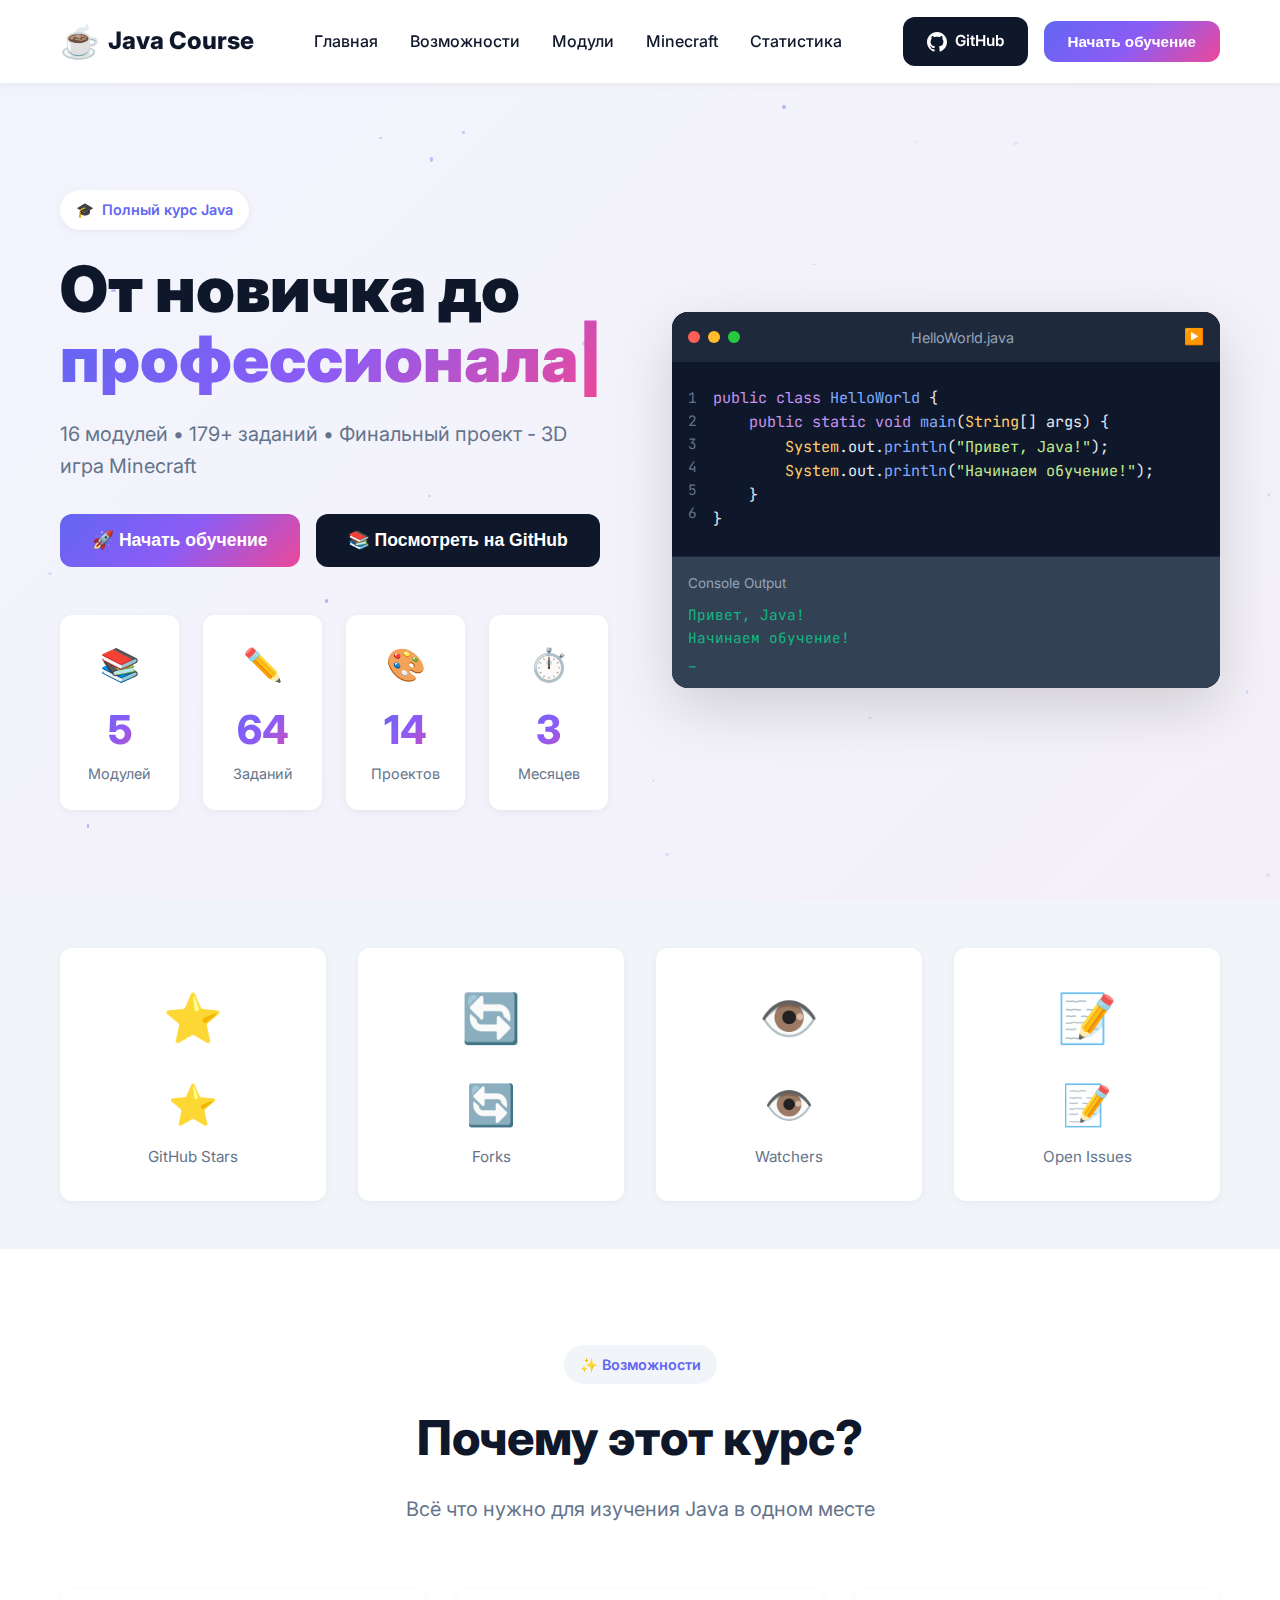
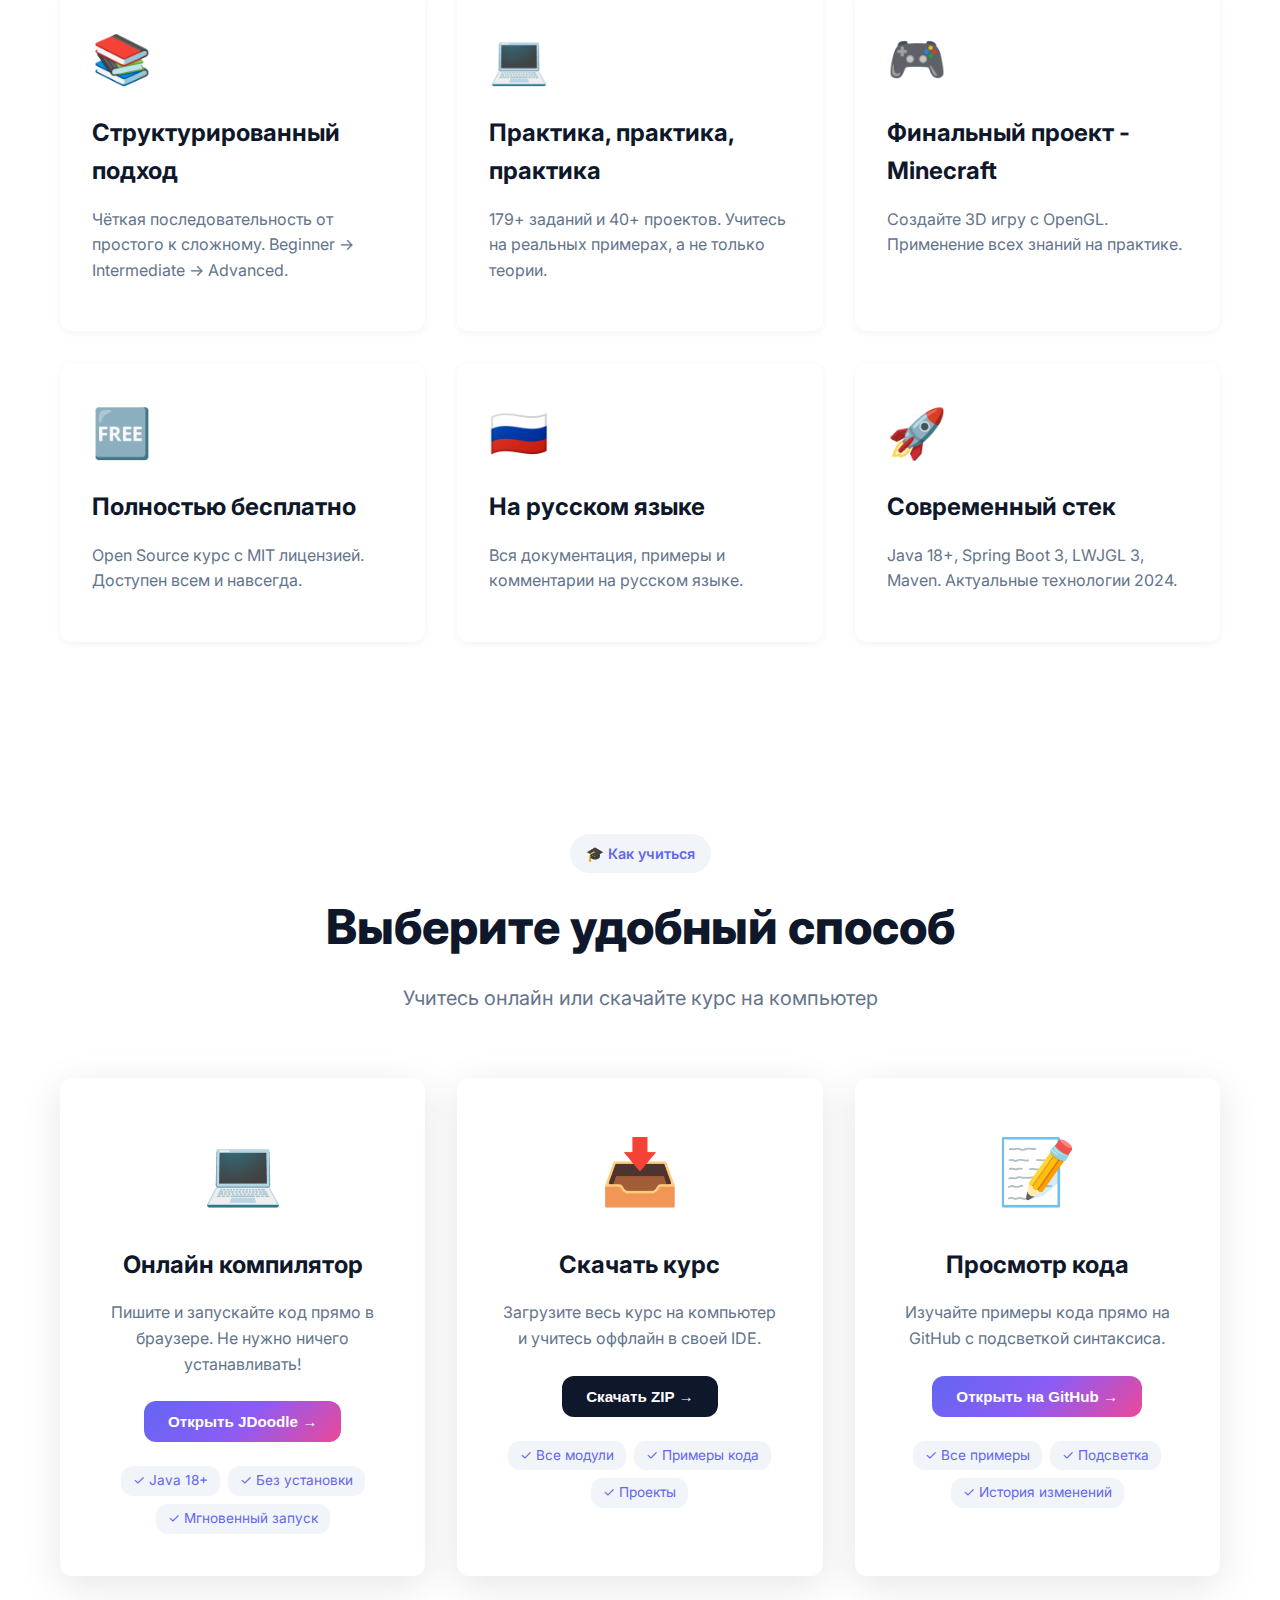
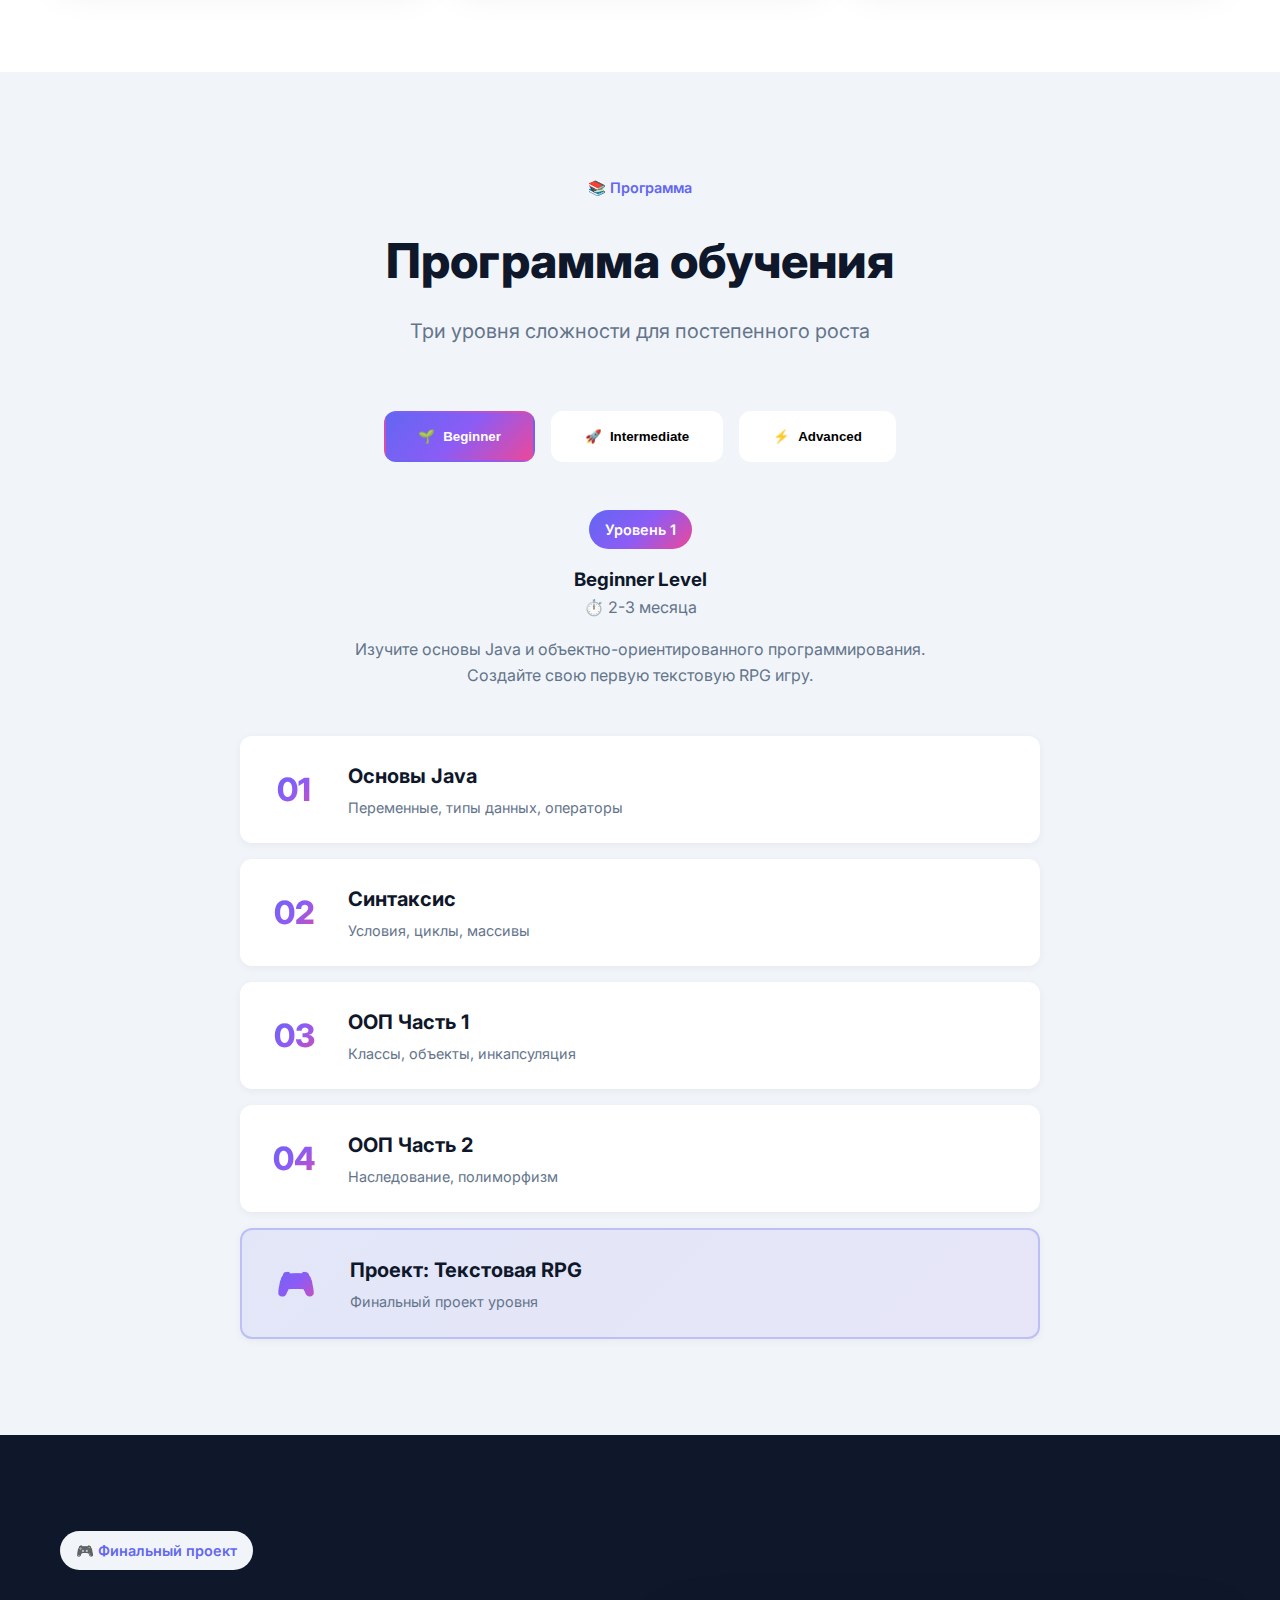
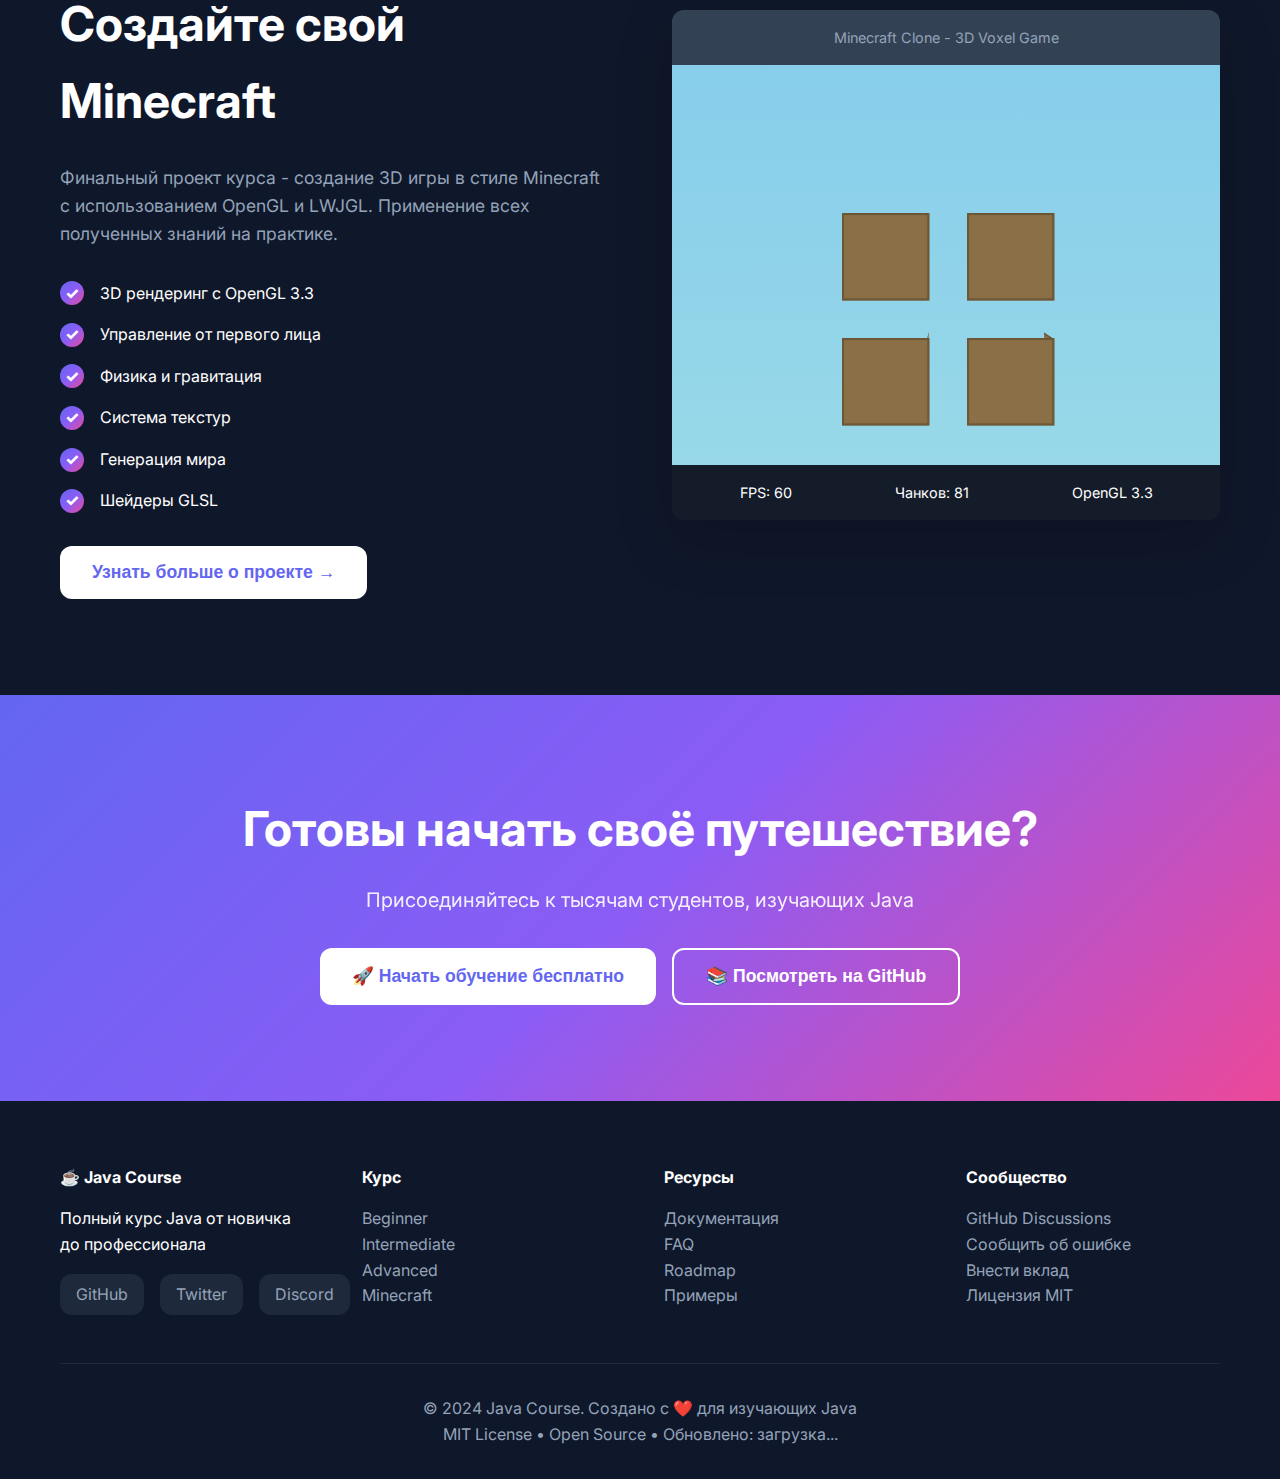
<file: index.html>
<!DOCTYPE html>
<html lang="ru">
<head>
    <meta charset="UTF-8">
    <meta name="viewport" content="width=device-width, initial-scale=1.0">
    <title>☕ Курс Java - От новичка до профессионала</title>
    <meta name="description" content="Полный курс Java: 16 модулей, 179+ заданий, финальный проект - 3D игра Minecraft">
    <link rel="stylesheet" href="styles.css">
    <link rel="preconnect" href="https://fonts.googleapis.com">
    <link rel="preconnect" href="https://fonts.gstatic.com" crossorigin>
    <link href="https://fonts.googleapis.com/css2?family=Inter:wght@300;400;500;600;700;800;900&family=JetBrains+Mono:wght@400;500;600&display=swap" rel="stylesheet">
</head>
<body>
    <!-- Progress Bar -->
    <div class="progress-bar" id="progressBar"></div>

    <!-- Navigation -->
    <nav class="navbar" id="navbar">
        <div class="container">
            <div class="nav-brand">
                <span class="logo">☕</span>
                <span class="brand-text">Java Course</span>
            </div>
            <ul class="nav-menu" id="navMenu">
                <li><a href="#home" class="nav-link">Главная</a></li>
                <li><a href="#features" class="nav-link">Возможности</a></li>
                <li><a href="#modules" class="nav-link">Модули</a></li>
                <li><a href="#minecraft" class="nav-link">Minecraft</a></li>
                <li><a href="#stats" class="nav-link">Статистика</a></li>
            </ul>
            <div class="nav-actions">
                <a href="https://github.com/artemon0/FULL-Java-Course-RUS" target="_blank" class="btn btn-github">
                    <svg width="20" height="20" viewBox="0 0 24 24" fill="currentColor">
                        <path d="M12 0c-6.626 0-12 5.373-12 12 0 5.302 3.438 9.8 8.207 11.387.599.111.793-.261.793-.577v-2.234c-3.338.726-4.033-1.416-4.033-1.416-.546-1.387-1.333-1.756-1.333-1.756-1.089-.745.083-.729.083-.729 1.205.084 1.839 1.237 1.839 1.237 1.07 1.834 2.807 1.304 3.492.997.107-.775.418-1.305.762-1.604-2.665-.305-5.467-1.334-5.467-5.931 0-1.311.469-2.381 1.236-3.221-.124-.303-.535-1.524.117-3.176 0 0 1.008-.322 3.301 1.23.957-.266 1.983-.399 3.003-.404 1.02.005 2.047.138 3.006.404 2.291-1.552 3.297-1.23 3.297-1.23.653 1.653.242 2.874.118 3.176.77.84 1.235 1.911 1.235 3.221 0 4.609-2.807 5.624-5.479 5.921.43.372.823 1.102.823 2.222v3.293c0 .319.192.694.801.576 4.765-1.589 8.199-6.086 8.199-11.386 0-6.627-5.373-12-12-12z"/>
                    </svg>
                    GitHub
                </a>
                <button class="btn btn-primary" onclick="scrollToSection('modules')">Начать обучение</button>
            </div>
            <button class="mobile-menu-toggle" id="mobileMenuToggle">
                <span></span>
                <span></span>
                <span></span>
            </button>
        </div>
    </nav>

    <!-- Hero Section -->
    <section id="home" class="hero">
        <div class="hero-particles"></div>
        <div class="container">
            <div class="hero-content">
                <div class="hero-badge">
                    <span class="badge-icon">🎓</span>
                    <span>Полный курс Java</span>
                </div>
                <h1 class="hero-title">
                    От новичка до<br>
                    <span class="gradient-text typing-text">профессионала</span>
                </h1>
                <p class="hero-subtitle">
                    16 модулей • <span id="tasksCount">179+</span> заданий • Финальный проект - 3D игра Minecraft
                </p>
                <div class="hero-buttons">
                    <button class="btn btn-large btn-primary" onclick="scrollToSection('modules')">
                        <span>🚀 Начать обучение</span>
                    </button>
                    <button class="btn btn-large btn-secondary" onclick="window.open('https://github.com/artemon0/FULL-Java-Course-RUS')">
                        <span>📚 Посмотреть на GitHub</span>
                    </button>
                </div>
                <div class="hero-stats">
                    <div class="stat-card">
                        <div class="stat-icon">📚</div>
                        <div class="stat-number" data-target="16">0</div>
                        <div class="stat-label">Модулей</div>
                    </div>
                    <div class="stat-card">
                        <div class="stat-icon">✏️</div>
                        <div class="stat-number" data-target="179">0</div>
                        <div class="stat-label">Заданий</div>
                    </div>
                    <div class="stat-card">
                        <div class="stat-icon">🎨</div>
                        <div class="stat-number" data-target="40">0</div>
                        <div class="stat-label">Проектов</div>
                    </div>
                    <div class="stat-card">
                        <div class="stat-icon">⏱️</div>
                        <div class="stat-number" data-target="9">0</div>
                        <div class="stat-label">Месяцев</div>
                    </div>
                </div>
            </div>
            <div class="hero-visual">
                <div class="code-editor">
                    <div class="editor-header">
                        <div class="editor-buttons">
                            <span class="btn-red"></span>
                            <span class="btn-yellow"></span>
                            <span class="btn-green"></span>
                        </div>
                        <div class="editor-title">HelloWorld.java</div>
                        <div class="editor-actions">
                            <span class="action-icon">▶️</span>
                        </div>
                    </div>
                    <div class="editor-content">
                        <div class="line-numbers">
                            <span>1</span>
                            <span>2</span>
                            <span>3</span>
                            <span>4</span>
                            <span>5</span>
                            <span>6</span>
                        </div>
                        <pre class="code-lines"><code><span class="keyword">public class</span> <span class="class-name">HelloWorld</span> {
    <span class="keyword">public static void</span> <span class="method">main</span>(<span class="type">String</span>[] args) {
        <span class="type">System</span>.out.<span class="method">println</span>(<span class="string">"Привет, Java!"</span>);
        <span class="type">System</span>.out.<span class="method">println</span>(<span class="string">"Начинаем обучение!"</span>);
    }
}</code></pre>
                    </div>
                    <div class="editor-output">
                        <div class="output-header">Console Output</div>
                        <div class="output-content">
                            <div class="output-line">Привет, Java!</div>
                            <div class="output-line">Начинаем обучение!</div>
                            <div class="output-cursor">_</div>
                        </div>
                    </div>
                </div>
            </div>
        </div>
    </section>

    <!-- GitHub Stats Section -->
    <section id="stats" class="github-stats">
        <div class="container">
            <div class="stats-grid">
                <div class="stat-box">
                    <div class="stat-icon-large">⭐</div>
                    <div class="stat-value" id="githubStars">-</div>
                    <div class="stat-text">GitHub Stars</div>
                </div>
                <div class="stat-box">
                    <div class="stat-icon-large">🔄</div>
                    <div class="stat-value" id="githubForks">-</div>
                    <div class="stat-text">Forks</div>
                </div>
                <div class="stat-box">
                    <div class="stat-icon-large">👁️</div>
                    <div class="stat-value" id="githubWatchers">-</div>
                    <div class="stat-text">Watchers</div>
                </div>
                <div class="stat-box">
                    <div class="stat-icon-large">📝</div>
                    <div class="stat-value" id="githubIssues">-</div>
                    <div class="stat-text">Open Issues</div>
                </div>
            </div>
        </div>
    </section>

    <!-- Features Section -->
    <section id="features" class="features">
        <div class="container">
            <div class="section-header">
                <span class="section-badge">✨ Возможности</span>
                <h2 class="section-title">Почему этот курс?</h2>
                <p class="section-subtitle">Всё что нужно для изучения Java в одном месте</p>
            </div>
            <div class="features-grid">
                <div class="feature-card" onclick="scrollToSection('modules')">
                    <div class="feature-icon">📚</div>
                    <h3>Структурированный подход</h3>
                    <p>Чёткая последовательность от простого к сложному. Beginner → Intermediate → Advanced.</p>
                </div>
                <div class="feature-card" onclick="scrollToSection('modules')">
                    <div class="feature-icon">💻</div>
                    <h3>Практика, практика, практика</h3>
                    <p>179+ заданий и 40+ проектов. Учитесь на реальных примерах, а не только теории.</p>
                </div>
                <div class="feature-card" onclick="scrollToSection('minecraft')">
                    <div class="feature-icon">🎮</div>
                    <h3>Финальный проект - Minecraft</h3>
                    <p>Создайте 3D игру с OpenGL. Применение всех знаний на практике.</p>
                </div>
                <div class="feature-card" onclick="window.open('https://github.com/artemon0/FULL-Java-Course-RUS/blob/main/LICENSE')">
                    <div class="feature-icon">🆓</div>
                    <h3>Полностью бесплатно</h3>
                    <p>Open Source курс с MIT лицензией. Доступен всем и навсегда.</p>
                </div>
                <div class="feature-card" onclick="window.open('https://github.com/artemon0/FULL-Java-Course-RUS')">
                    <div class="feature-icon">🇷🇺</div>
                    <h3>На русском языке</h3>
                    <p>Вся документация, примеры и комментарии на русском языке.</p>
                </div>
                <div class="feature-card" onclick="window.open('https://github.com/artemon0/FULL-Java-Course-RUS#readme')">
                    <div class="feature-icon">🚀</div>
                    <h3>Современный стек</h3>
                    <p>Java 18+, Spring Boot 3, LWJGL 3, Maven. Актуальные технологии 2024.</p>
                </div>
            </div>
        </div>
    </section>

    <!-- Learning Options Section -->
    <section class="learning-options">
        <div class="container">
            <div class="section-header">
                <span class="section-badge">🎓 Как учиться</span>
                <h2 class="section-title">Выберите удобный способ</h2>
                <p class="section-subtitle">Учитесь онлайн или скачайте курс на компьютер</p>
            </div>
            <div class="options-grid">
                <div class="option-card">
                    <div class="option-icon">💻</div>
                    <h3>Онлайн компилятор</h3>
                    <p>Пишите и запускайте код прямо в браузере. Не нужно ничего устанавливать!</p>
                    <button class="btn btn-primary" onclick="window.open('https://www.jdoodle.com/online-java-compiler', '_blank')">
                        Открыть JDoodle →
                    </button>
                    <div class="option-features">
                        <span>✓ Java 18+</span>
                        <span>✓ Без установки</span>
                        <span>✓ Мгновенный запуск</span>
                    </div>
                </div>
                <div class="option-card">
                    <div class="option-icon">📥</div>
                    <h3>Скачать курс</h3>
                    <p>Загрузите весь курс на компьютер и учитесь оффлайн в своей IDE.</p>
                    <button class="btn btn-secondary" onclick="downloadCourse()">
                        Скачать ZIP →
                    </button>
                    <div class="option-features">
                        <span>✓ Все модули</span>
                        <span>✓ Примеры кода</span>
                        <span>✓ Проекты</span>
                    </div>
                </div>
                <div class="option-card">
                    <div class="option-icon">📝</div>
                    <h3>Просмотр кода</h3>
                    <p>Изучайте примеры кода прямо на GitHub с подсветкой синтаксиса.</p>
                    <button class="btn btn-primary" onclick="window.open('https://github.com/artemon0/FULL-Java-Course-RUS/tree/main/beginner', '_blank')">
                        Открыть на GitHub →
                    </button>
                    <div class="option-features">
                        <span>✓ Все примеры</span>
                        <span>✓ Подсветка</span>
                        <span>✓ История изменений</span>
                    </div>
                </div>
            </div>
        </div>
    </section>



    <!-- Modules Section -->
    <section id="modules" class="modules">
        <div class="container">
            <div class="section-header">
                <span class="section-badge">📚 Программа</span>
                <h2 class="section-title">Программа обучения</h2>
                <p class="section-subtitle">Три уровня сложности для постепенного роста</p>
            </div>
            
            <div class="level-tabs">
                <button class="tab-btn active" data-level="beginner">
                    <span class="tab-icon">🌱</span>
                    <span>Beginner</span>
                </button>
                <button class="tab-btn" data-level="intermediate">
                    <span class="tab-icon">🚀</span>
                    <span>Intermediate</span>
                </button>
                <button class="tab-btn" data-level="advanced">
                    <span class="tab-icon">⚡</span>
                    <span>Advanced</span>
                </button>
            </div>

            <div class="modules-content">
                <!-- Beginner -->
                <div class="level-panel active" id="beginner">
                    <div class="level-header">
                        <div class="level-badge">Уровень 1</div>
                        <h3>Beginner Level</h3>
                        <p class="level-duration">⏱️ 2-3 месяца</p>
                        <p class="level-description">
                            Изучите основы Java и объектно-ориентированного программирования. 
                            Создайте свою первую текстовую RPG игру.
                        </p>
                    </div>
                    <div class="modules-list" id="beginnerModules">
                        <!-- Будет заполнено из GitHub -->
                        <div class="loading">Загрузка модулей...</div>
                    </div>
                </div>

                <!-- Intermediate -->
                <div class="level-panel" id="intermediate">
                    <div class="level-header">
                        <div class="level-badge">Уровень 2</div>
                        <h3>Intermediate Level</h3>
                        <p class="level-duration">⏱️ 3-4 месяца</p>
                        <p class="level-description">
                            Углубитесь в коллекции, Stream API, многопоточность и работу с сетью.
                        </p>
                    </div>
                    <div class="modules-list" id="intermediateModules">
                        <div class="loading">Загрузка модулей...</div>
                    </div>
                </div>

                <!-- Advanced -->
                <div class="level-panel" id="advanced">
                    <div class="level-header">
                        <div class="level-badge">Уровень 3</div>
                        <h3>Advanced Level</h3>
                        <p class="level-duration">⏱️ 4-6 месяцев</p>
                        <p class="level-description">
                            Освойте Spring Framework, паттерны проектирования и создайте 3D игру Minecraft.
                        </p>
                    </div>
                    <div class="modules-list" id="advancedModules">
                        <div class="loading">Загрузка модулей...</div>
                    </div>
                </div>
            </div>
        </div>
    </section>

    <!-- Minecraft Section -->
    <section id="minecraft" class="minecraft">
        <div class="container">
            <div class="minecraft-grid">
                <div class="minecraft-info">
                    <span class="section-badge">🎮 Финальный проект</span>
                    <h2>Создайте свой Minecraft</h2>
                    <p class="minecraft-description">
                        Финальный проект курса - создание 3D игры в стиле Minecraft с использованием 
                        OpenGL и LWJGL. Применение всех полученных знаний на практике.
                    </p>
                    <div class="minecraft-features">
                        <div class="feature-item">
                            <span class="check-icon">✓</span>
                            <span>3D рендеринг с OpenGL 3.3</span>
                        </div>
                        <div class="feature-item">
                            <span class="check-icon">✓</span>
                            <span>Управление от первого лица</span>
                        </div>
                        <div class="feature-item">
                            <span class="check-icon">✓</span>
                            <span>Физика и гравитация</span>
                        </div>
                        <div class="feature-item">
                            <span class="check-icon">✓</span>
                            <span>Система текстур</span>
                        </div>
                        <div class="feature-item">
                            <span class="check-icon">✓</span>
                            <span>Генерация мира</span>
                        </div>
                        <div class="feature-item">
                            <span class="check-icon">✓</span>
                            <span>Шейдеры GLSL</span>
                        </div>
                    </div>
                    <button class="btn btn-large btn-white" onclick="window.open('https://github.com/artemon0/FULL-Java-Course-RUS/tree/main/advanced/final-project-minecraft')">
                        Узнать больше о проекте →
                    </button>
                </div>
                <div class="minecraft-preview">
                    <div class="preview-window">
                        <div class="preview-header">
                            <span>Minecraft Clone - 3D Voxel Game</span>
                        </div>
                        <div class="preview-scene">
                            <div class="minecraft-world">
                                <div class="cube" style="--i:0"></div>
                                <div class="cube" style="--i:1"></div>
                                <div class="cube" style="--i:2"></div>
                                <div class="cube" style="--i:3"></div>
                            </div>
                        </div>
                        <div class="preview-stats">
                            <span>FPS: 60</span>
                            <span>Чанков: 81</span>
                            <span>OpenGL 3.3</span>
                        </div>
                    </div>
                </div>
            </div>
        </div>
    </section>

    <!-- CTA Section -->
    <section class="cta">
        <div class="container">
            <div class="cta-content">
                <h2>Готовы начать своё путешествие?</h2>
                <p>Присоединяйтесь к тысячам студентов, изучающих Java</p>
                <div class="cta-buttons">
                    <button class="btn btn-large btn-white" onclick="scrollToSection('modules')">
                        🚀 Начать обучение бесплатно
                    </button>
                    <button class="btn btn-large btn-outline" onclick="window.open('https://github.com/artemon0/FULL-Java-Course-RUS')">
                        📚 Посмотреть на GitHub
                    </button>
                </div>
            </div>
        </div>
    </section>

    <!-- Footer -->
    <footer class="footer">
        <div class="container">
            <div class="footer-content">
                <div class="footer-section">
                    <h4>☕ Java Course</h4>
                    <p>Полный курс Java от новичка до профессионала</p>
                    <div class="social-links">
                        <a href="https://github.com/artemon0/FULL-Java-Course-RUS" class="social-link">GitHub</a>
                        <a href="#" class="social-link">Twitter</a>
                        <a href="#" class="social-link">Discord</a>
                    </div>
                </div>
                <div class="footer-section">
                    <h4>Курс</h4>
                    <ul>
                        <li><a href="#beginner">Beginner</a></li>
                        <li><a href="#intermediate">Intermediate</a></li>
                        <li><a href="#advanced">Advanced</a></li>
                        <li><a href="#minecraft">Minecraft</a></li>
                    </ul>
                </div>
                <div class="footer-section">
                    <h4>Ресурсы</h4>
                    <ul>
                        <li><a href="#">Документация</a></li>
                        <li><a href="#">FAQ</a></li>
                        <li><a href="#">Roadmap</a></li>
                        <li><a href="#">Примеры</a></li>
                    </ul>
                </div>
                <div class="footer-section">
                    <h4>Сообщество</h4>
                    <ul>
                        <li><a href="#">GitHub Discussions</a></li>
                        <li><a href="#">Сообщить об ошибке</a></li>
                        <li><a href="#">Внести вклад</a></li>
                        <li><a href="#">Лицензия MIT</a></li>
                    </ul>
                </div>
            </div>
            <div class="footer-bottom">
                <p>© 2024 Java Course. Создано с ❤️ для изучающих Java</p>
                <p>MIT License • Open Source • <span id="lastUpdate">Обновлено: загрузка...</span></p>
            </div>
        </div>
    </footer>

    <!-- Back to Top Button -->
    <button class="back-to-top" id="backToTop" onclick="scrollToTop()">
        <svg width="24" height="24" viewBox="0 0 24 24" fill="none" stroke="currentColor" stroke-width="2">
            <path d="M18 15l-6-6-6 6"/>
        </svg>
    </button>

    <script src="script.js"></script>
</body>
</html>
</file>
